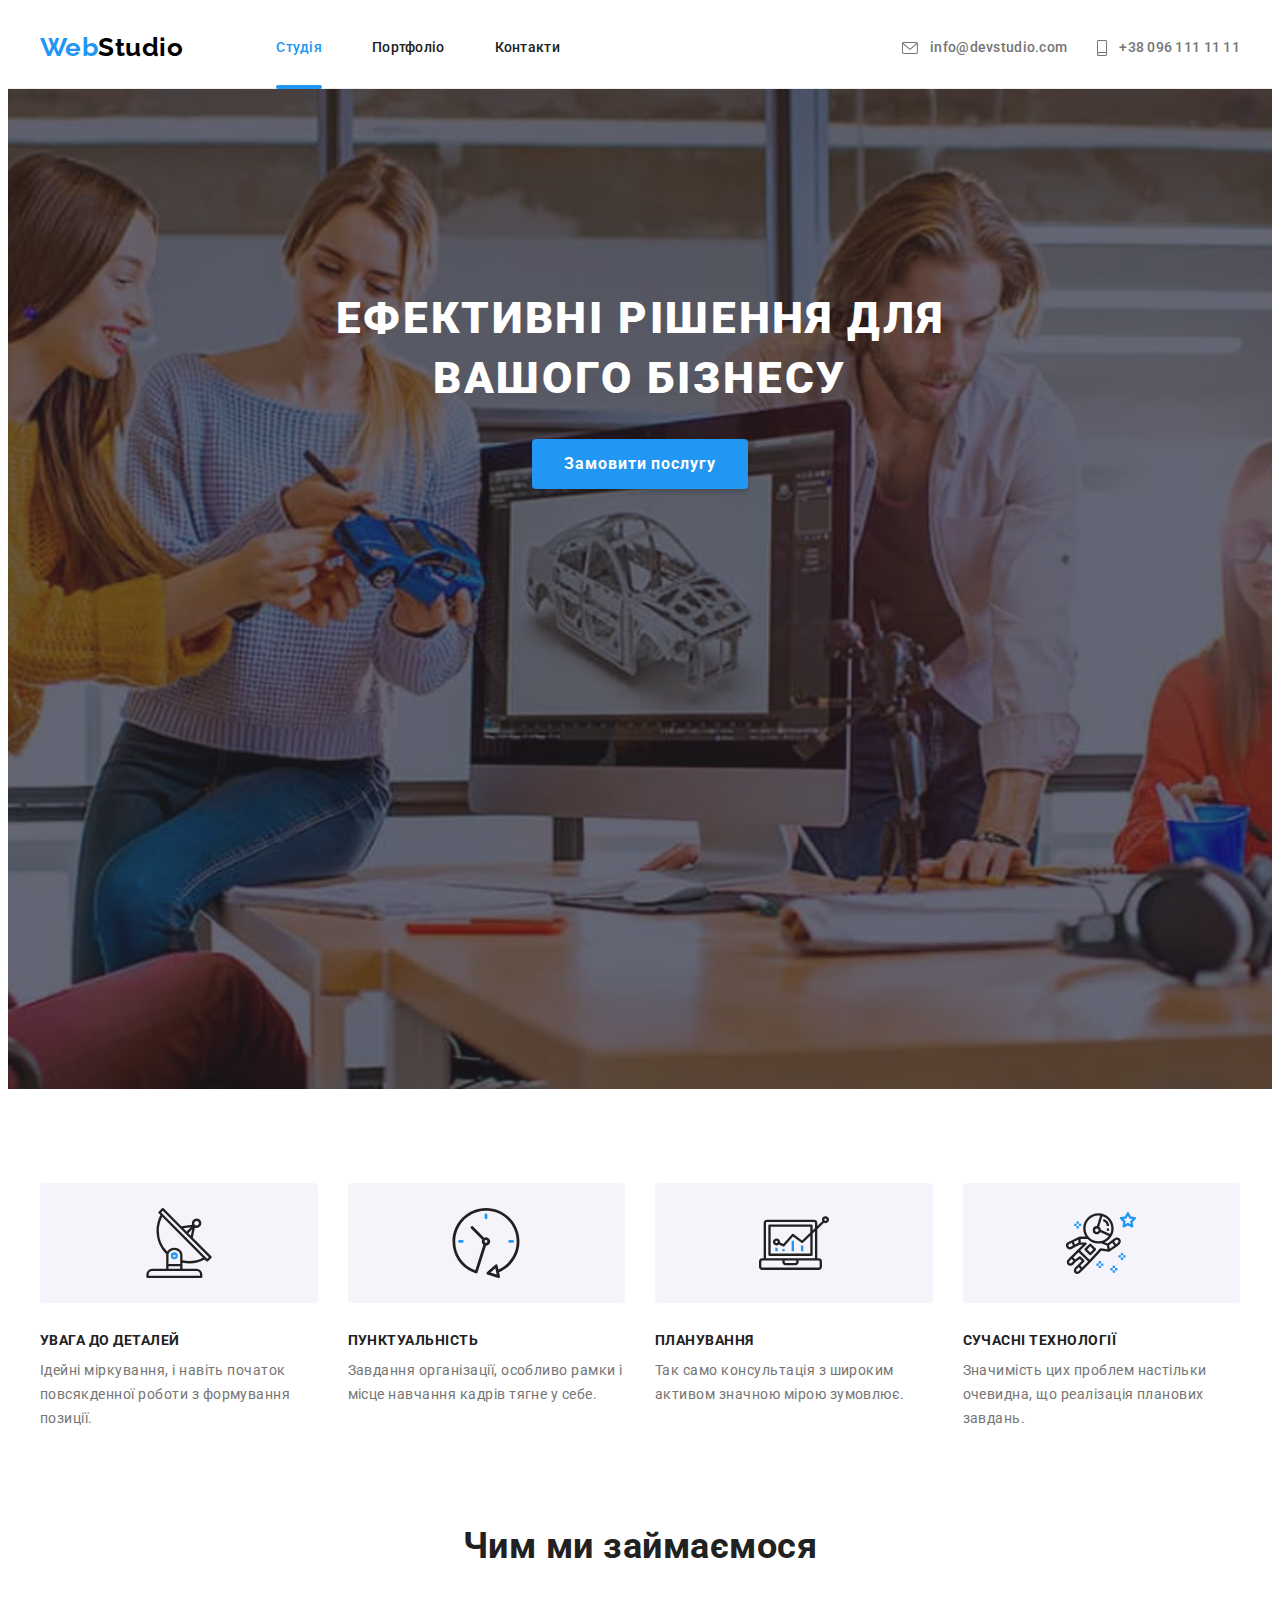
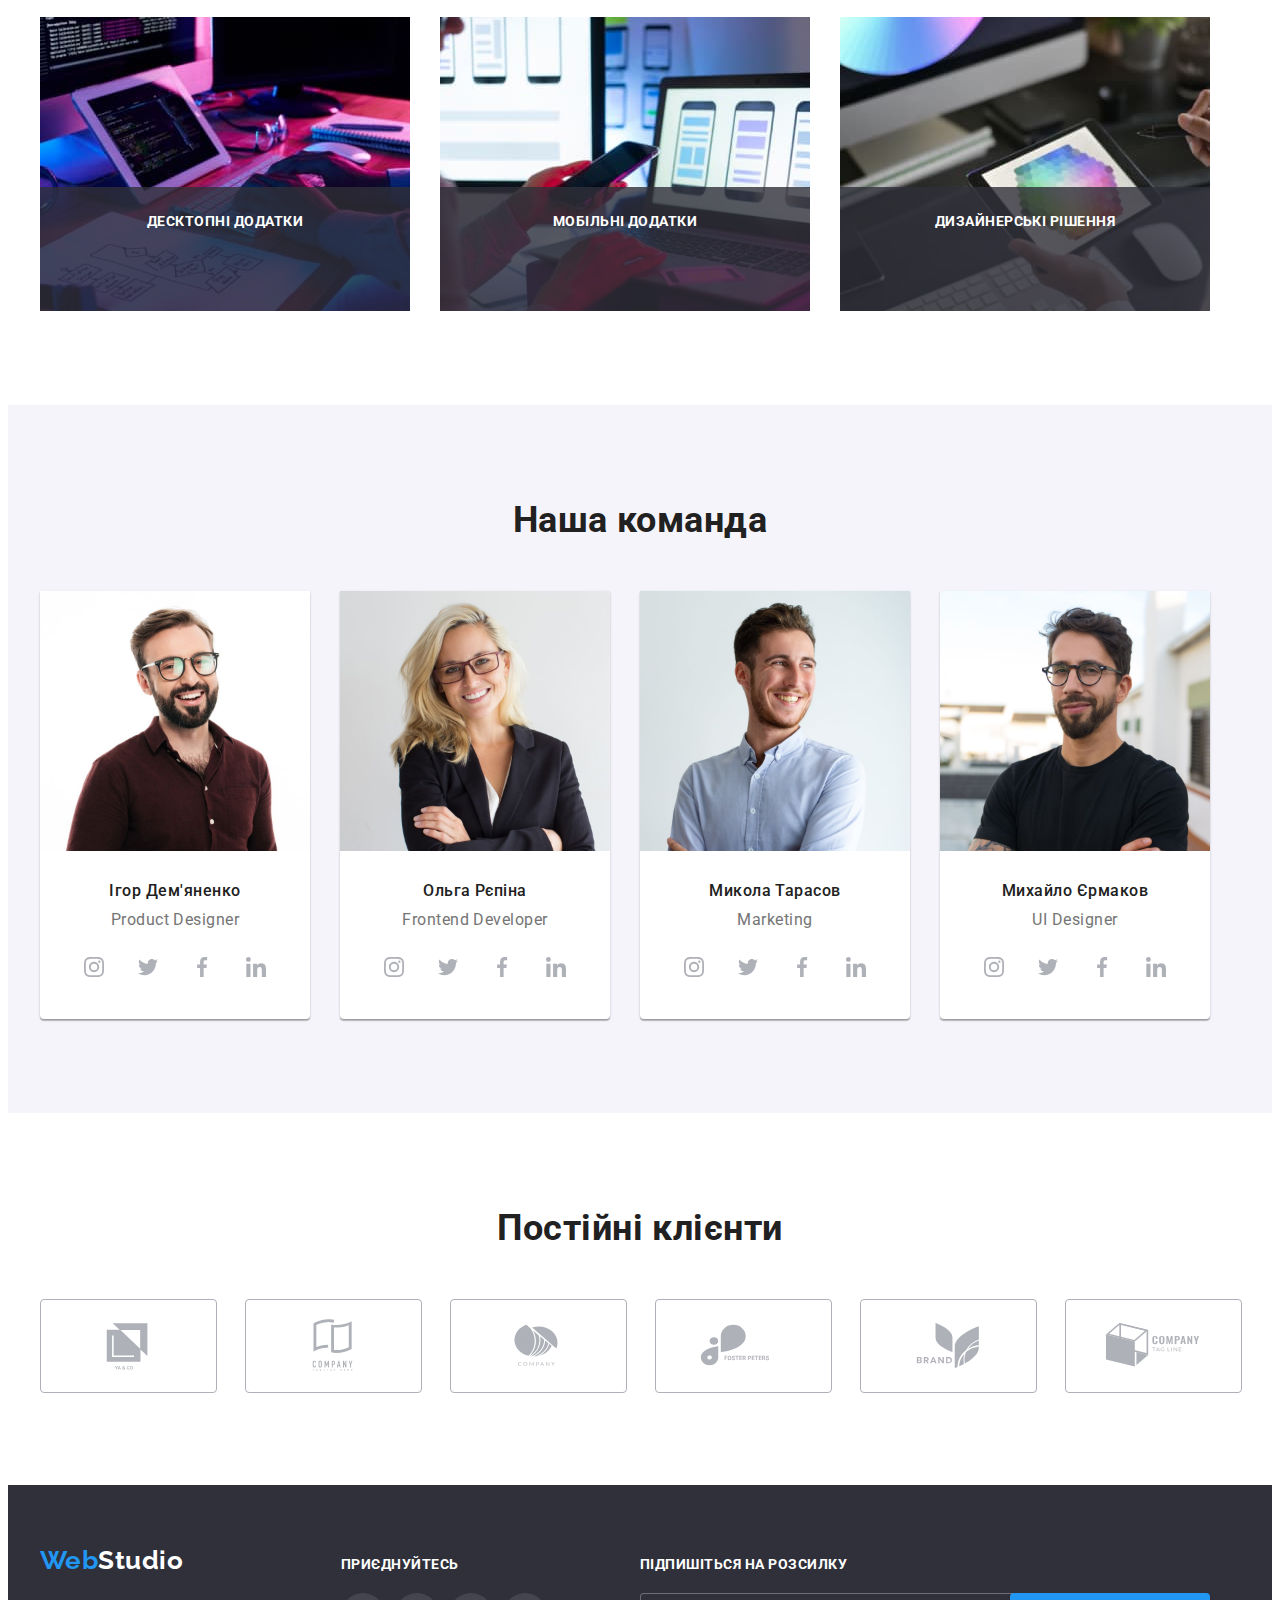
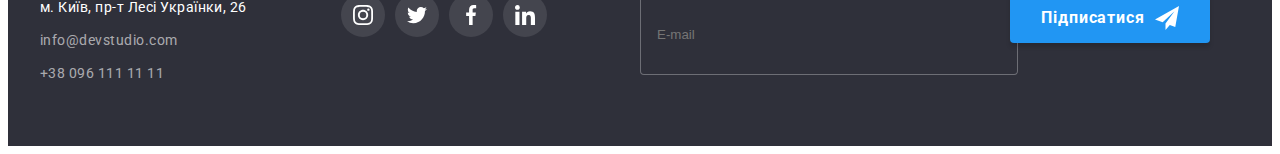
<file: index.html>
<!DOCTYPE html>
<html lang="uk">
  <head>
    <meta charset="UTF-8" />
    <meta http-equiv="X-UA-Compatible" content="IE=edge" />
    <meta name="viewport" content="width=device-width, initial-scale=1.0" />
    <title>WebStudio</title>
    <link rel="preconnect" href="https://fonts.googleapis.com" />
    <link rel="preconnect" href="https://fonts.gstatic.com" crossorigin />
    <link
      href="https://fonts.googleapis.com/css2?family=Raleway:wght@700&family=Roboto:wght@400;500;700;900&display=swap"
      rel="stylesheet"
    />
    <link
      rel="stylesheet"
      href="https://cdnjs.cloudflare.com/ajax/libs/modern-normalize/1.1.0/modern-normalize.min.css"
      integrity="sha512-wpPYUAdjBVSE4KJnH1VR1HeZfpl1ub8YT/NKx4PuQ5NmX2tKuGu6U/JRp5y+Y8XG2tV+wKQpNHVUX03MfMFn9Q=="
      crossorigin="anonymous"
      referrerpolicy="no-referrer"
    />
    <link rel="stylesheet" href="./css/styles.css" />
  </head>
  <body>
    <header class="head">
      <div class="container">
        <a href="./index.html" class="logo"><span class="accent-logo">Web</span>Studio</a>

        <nav class="site-nav">
          <ul class="list">
            <li class="item"><a href="./index.html" class="link current">Студія</a></li>
            <li class="item"><a href="./portfolio.html" class="link">Портфоліо</a></li>
            <li class="item"><a href="" class="link">Контакти</a></li>
          </ul>
        </nav>

        <ul class="contacts list">
          <li class="item">
            <a href="mailto:info@devstudio.com" class="link">
              <svg class="envelope" width="16" height="12">
                <use href="./images/icons.svg#envelope"></use>
              </svg>
              info@devstudio.com</a
            >
          </li>
          <li class="item">
            <a href="tel:+380961111111" class="link">
              <svg class="envelope" width="10" height="16">
                <use href="./images/icons.svg#smartphone"></use>
              </svg>
              +38 096 111 11 11</a
            >
          </li>
        </ul>
      </div>
    </header>

    <main>
      <section class="hero">
        <div class="hero-box">
          <h1 class="hero-title">Ефективні рішення для вашого бізнесу</h1>
        </div>
        <button type="button" class="button-index" data-modal-open>Замовити послугу</button>
      </section>

      <section class="section-features">
        <div class="container">
          <h2 class="section-title visually-hidden">Особливості</h2>
          <ul class="list">
            <li class="item">
              <div class="box">
                <svg class="item-icon" width="70" height="70">
                  <use href="./images/icons.svg#antenna"></use>
                </svg>
              </div>
              <h3 class="title">УВАГА ДО ДЕТАЛЕЙ</h3>
              <p class="text">
                Ідейні міркування, і навіть початок повсякденної роботи з формування позиції.
              </p>
            </li>
            <li class="item">
              <div class="box">
                <svg class="item-icon" width="70" height="70">
                  <use href="./images/icons.svg#clock"></use>
                </svg>
              </div>
              <h3 class="title">ПУНКТУАЛЬНІСТЬ</h3>
              <p class="text">
                Завдання організації, особливо рамки і місце навчання кадрів тягне у себе.
              </p>
            </li>
            <li class="item">
              <div class="box">
                <svg class="item-icon" width="70" height="70">
                  <use href="./images/icons.svg#diagram"></use>
                </svg>
              </div>
              <h3 class="title">ПЛАНУВАННЯ</h3>
              <p class="text">Так само консультація з широким активом значною мірою зумовлює.</p>
            </li>
            <li class="item">
              <div class="box">
                <svg class="item-icon" width="70" height="70">
                  <use href="./images/icons.svg#astronaut"></use>
                </svg>
              </div>
              <h3 class="title">СУЧАСНІ ТЕХНОЛОГІЇ</h3>
              <p class="text">
                Значимість цих проблем настільки очевидна, що реалізація планових завдань.
              </p>
            </li>
          </ul>
        </div>
      </section>

      <section class="section-work">
        <div class="container">
          <h2 class="section-title">Чим ми займаємося</h2>
          <ul class="list">
            <li class="item">
              <img
                class="pic"
                src="./images/img.jpg"
                alt="Десктопні додатки"
                width="370"
                height="294"
              />
              <p class="picture-text">Десктопні додатки</p>
            </li>
            <li class="item">
              <img
                class="pic"
                src="./images/img2.jpg"
                alt="Мобільні додатки"
                width="370"
                height="294"
              />
              <p class="picture-text">Мобільні додатки</p>
            </li>
            <li class="item">
              <img
                class="pic"
                src="./images/img3.jpg"
                alt="Дизайнерські рішення"
                width="370"
                height="294"
              />
              <p class="picture-text">Дизайнерські рішення</p>
            </li>
          </ul>
        </div>
      </section>

      <section class="section-team">
        <div class="container">
          <h2 class="section-title">Наша команда</h2>
          <ul class="list">
            <li class="card">
              <img class="item" src="./images/img4.jpg" alt="фото1" width="270" height="260" />
              <div class="card-text">
                <h3 class="title">Ігор Дем'яненко</h3>
                <p class="post">Product Designer</p>
                <ul class="social list">
                  <li class="social-item">
                    <a href="" class="social-link">
                      <svg class="social-icon" width="20" height="20">
                        <use href="./images/icons.svg#instagram"></use>
                      </svg>
                    </a>
                  </li>
                  <li class="social-item">
                    <a href="" class="social-link">
                      <svg class="social-icon" width="20" height="20">
                        <use href="./images/icons.svg#twitter"></use>
                      </svg>
                    </a>
                  </li>
                  <li class="social-item">
                    <a href="" class="social-link">
                      <svg class="social-icon" width="20" height="20">
                        <use href="./images/icons.svg#facebook"></use>
                      </svg>
                    </a>
                  </li>
                  <li class="social-item">
                    <a href="" class="social-link">
                      <svg class="social-icon" width="20" height="20">
                        <use href="./images/icons.svg#linkedin"></use>
                      </svg>
                    </a>
                  </li>
                </ul>
              </div>
            </li>
            <li class="card">
              <img class="item" src="./images/img5.jpg" alt="фото2" width="270" height="260" />
              <div class="card-text">
                <h3 class="title">Ольга Рєпіна</h3>
                <p class="post">Frontend Developer</p>
                <ul class="social list">
                  <li class="social-item">
                    <a href="" class="social-link">
                      <svg class="social-icon" width="20" height="20">
                        <use href="./images/icons.svg#instagram"></use>
                      </svg>
                    </a>
                  </li>
                  <li class="social-item">
                    <a href="" class="social-link">
                      <svg class="social-icon" width="20" height="20">
                        <use href="./images/icons.svg#twitter"></use>
                      </svg>
                    </a>
                  </li>
                  <li class="social-item">
                    <a href="" class="social-link">
                      <svg class="social-icon" width="20" height="20">
                        <use href="./images/icons.svg#facebook"></use>
                      </svg>
                    </a>
                  </li>
                  <li class="social-item">
                    <a href="" class="social-link">
                      <svg class="social-icon" width="20" height="20">
                        <use href="./images/icons.svg#linkedin"></use>
                      </svg>
                    </a>
                  </li>
                </ul>
              </div>
            </li>
            <li class="card">
              <img class="item" src="./images/img6.jpg" alt="фото3" width="270" height="260" />
              <div class="card-text">
                <h3 class="title">Микола Тарасов</h3>
                <p class="post">Marketing</p>
                <ul class="social list">
                  <li class="social-item">
                    <a href="" class="social-link">
                      <svg class="social-icon" width="20" height="20">
                        <use href="./images/icons.svg#instagram"></use>
                      </svg>
                    </a>
                  </li>
                  <li class="social-item">
                    <a href="" class="social-link">
                      <svg class="social-icon" width="20" height="20">
                        <use href="./images/icons.svg#twitter"></use>
                      </svg>
                    </a>
                  </li>
                  <li class="social-item">
                    <a href="" class="social-link">
                      <svg class="social-icon" width="20" height="20">
                        <use href="./images/icons.svg#facebook"></use>
                      </svg>
                    </a>
                  </li>
                  <li class="social-item">
                    <a href="" class="social-link">
                      <svg class="social-icon" width="20" height="20">
                        <use href="./images/icons.svg#linkedin"></use>
                      </svg>
                    </a>
                  </li>
                </ul>
              </div>
            </li>
            <li class="card">
              <img class="item" src="./images/img7.jpg" alt="фото4" width="270" height="260" />
              <div class="card-text">
                <h3 class="title">Михайло Єрмаков</h3>
                <p class="post">UI Designer</p>
                <ul class="social list">
                  <li class="social-item">
                    <a href="" class="social-link">
                      <svg class="social-icon" width="20" height="20">
                        <use href="./images/icons.svg#instagram"></use>
                      </svg>
                    </a>
                  </li>
                  <li class="social-item">
                    <a href="" class="social-link">
                      <svg class="social-icon" width="20" height="20">
                        <use href="./images/icons.svg#twitter"></use>
                      </svg>
                    </a>
                  </li>
                  <li class="social-item">
                    <a href="" class="social-link">
                      <svg class="social-icon" width="20" height="20">
                        <use href="./images/icons.svg#facebook"></use>
                      </svg>
                    </a>
                  </li>
                  <li class="social-item">
                    <a href="" class="social-link">
                      <svg class="social-icon" width="20" height="20">
                        <use href="./images/icons.svg#linkedin"></use>
                      </svg>
                    </a>
                  </li>
                </ul>
              </div>
            </li>
          </ul>
        </div>
      </section>

      <section class="section-clients">
        <div class="container">
          <h2 class="section-title">Постійні клієнти</h2>
          <ul class="list">
            <li class="item">
              <a href="" class="link-clients">
                <svg class="icon-clients" width="106" height="60">
                  <use href="./images/icons.svg#Logo1"></use>
                </svg>
              </a>
            </li>
            <li class="item">
              <a href="" class="link-clients">
                <svg class="icon-clients" width="106" height="60">
                  <use href="./images/icons.svg#Logo2"></use>
                </svg>
              </a>
            </li>
            <li class="item">
              <a href="" class="link-clients">
                <svg class="icon-clients" width="106" height="60">
                  <use href="./images/icons.svg#Logo3"></use>
                </svg>
              </a>
            </li>
            <li class="item">
              <a href="" class="link-clients">
                <svg class="icon-clients" width="106" height="60">
                  <use href="./images/icons.svg#Logo4"></use>
                </svg>
              </a>
            </li>
            <li class="item">
              <a href="" class="link-clients">
                <svg class="icon-clients" width="106" height="60">
                  <use href="./images/icons.svg#Logo5"></use>
                </svg>
              </a>
            </li>
            <li class="item">
              <a href="" class="link-clients">
                <svg class="icon-clients" width="106" height="60">
                  <use href="./images/icons.svg#Logo6"></use>
                </svg>
              </a>
            </li>
          </ul>
        </div>
      </section>
    </main>

    <footer class="footer">
      <div class="container footer-container">
        <div class="flex-item">
          <a href="./index.html" class="logo"><span class="accent-logo">Web</span>Studio</a>
          <address>
            <ul class="address list">
              <li class="item">
                <a href="https://goo.gl/maps/fQidkygnSuVK8j9cA" class="map"
                  >м. Київ, пр-т Лесі Українки, 26
                </a>
              </li>
              <li class="item">
                <a href="mailto:info@devstudio.com" class="link">info@devstudio.com</a>
              </li>
              <li class="item">
                <a href="tel:+380961111111" class="link">+38 096 111 11 11</a>
              </li>
            </ul>
          </address>
        </div>
        <div class="flex-item">
          <p class="join-title">ПРИЄДНУЙТЕСЬ</p>
          <ul class="list">
            <li class="social-item">
              <a href="" class="social-link" target="_blank" rel="noopener noreferrer nofollow">
                <svg class="social-icon" width="20" height="20">
                  <use href="./images/icons.svg#instagram"></use>
                </svg>
              </a>
            </li>
            <li class="social-item">
              <a href="" class="social-link" target="_blank" rel="noopener noreferrer nofollow">
                <svg class="social-icon" width="20" height="20">
                  <use href="./images/icons.svg#twitter"></use>
                </svg>
              </a>
            </li>
            <li class="social-item">
              <a href="" class="social-link" target="_blank" rel="noopener noreferrer nofollow">
                <svg class="social-icon" width="20" height="20">
                  <use href="./images/icons.svg#facebook"></use>
                </svg>
              </a>
            </li>
            <li class="social-item">
              <a href="" class="social-link" target="_blank" rel="noopener noreferrer nofollow">
                <svg class="social-icon" width="20" height="20">
                  <use href="./images/icons.svg#linkedin"></use>
                </svg>
              </a>
            </li>
          </ul>
        </div>
        <div class="flex-item">
          <p class="join-title">Підпишіться на розсилку</p>
          <form class="footer-form">
            <label class="label">
              <input type="email" name="email" placeholder="E-mail" class="input" />
            </label>
            <button class="button-index" type="submit">
              Підписатися
              <svg class="button-icon" width="24" height="24">
                <use href="./images/icons.svg#send"></use>
              </svg>
            </button>
          </form>
        </div>
      </div>
    </footer>

    <div class="backdrop is-hidden" data-modal>
      <div class="modal">
        <button type="button" class="button" data-modal-close>
          <svg class="close" width="18px" height="18px">
            <use href="./images/icons.svg#close"></use>
          </svg>
        </button>
        <form class="modal-form">
          <p class="form-title">
            <strong>Залиште свої дані, ми вам передзвонимо</strong>
          </p>
          <div class="form-field">
            <label class="modal-label" for="name">Ім'я</label>
            <input class="modal-input" type="text" name="name" id="name" />
            <svg class="input-icon" width="18" height="18">
              <use href="./images/icons.svg#person"></use>
            </svg>
          </div>
          <div class="form-field">
            <label for="tel" class="modal-label">Телефон</label>
            <input class="modal-input" type="tel" name="tel" id="tel" />
            <svg class="input-icon" width="18" height="18">
              <use href="./images/icons.svg#phone"></use>
            </svg>
          </div>
          <div class="form-field">
            <label class="modal-label" for="email">Пошта</label>
            <input class="modal-input" type="email" name="email" id="email" />
            <svg class="input-icon" width="18" height="18">
              <use href="./images/icons.svg#email"></use>
            </svg>
          </div>
          <div class="form-field">
            <label class="modal-label" for="comment">Коментар</label>
            <textarea
              class="textarea"
              name="comment"
              id="comment"
              rows="6"
              placeholder="Введіть текст"
            ></textarea>
          </div>
          <div class="check-field">
            <input class="checkbox" type="checkbox" name="agrement" id="agrement" />
            <label class="modal-label-agreement" for="agrement">
              <svg class="checkbox-icon" width="16" height="15">
                <use href="./images/icons.svg#icon-check"></use>
              </svg>
              Погоджуюся з розсилкою та приймаю
              <a class="check-link" href="">Умови договору</a>
            </label>
          </div>
          <button class="button-index" type="submit">Відправити</button>
        </form>
      </div>
    </div>

    <script src="./js/modal.js"></script>
  </body>
</html>
</file>
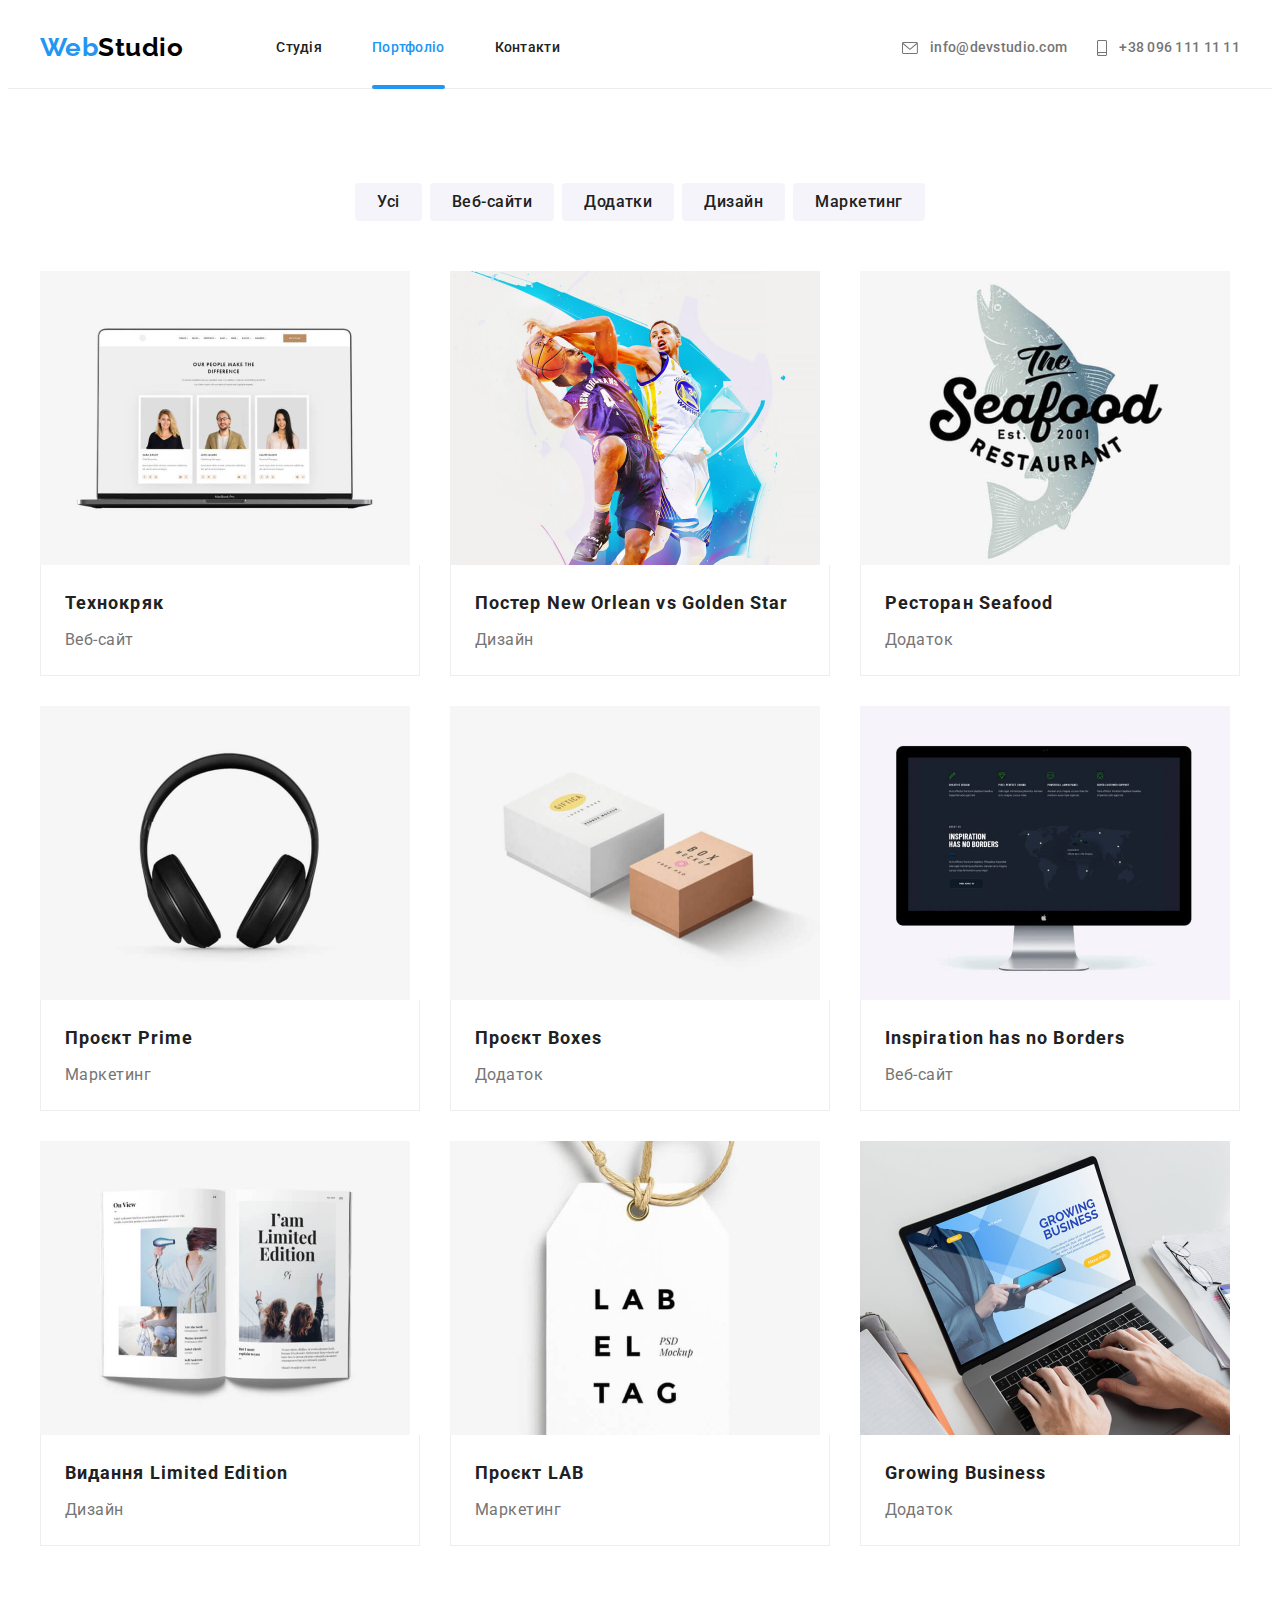
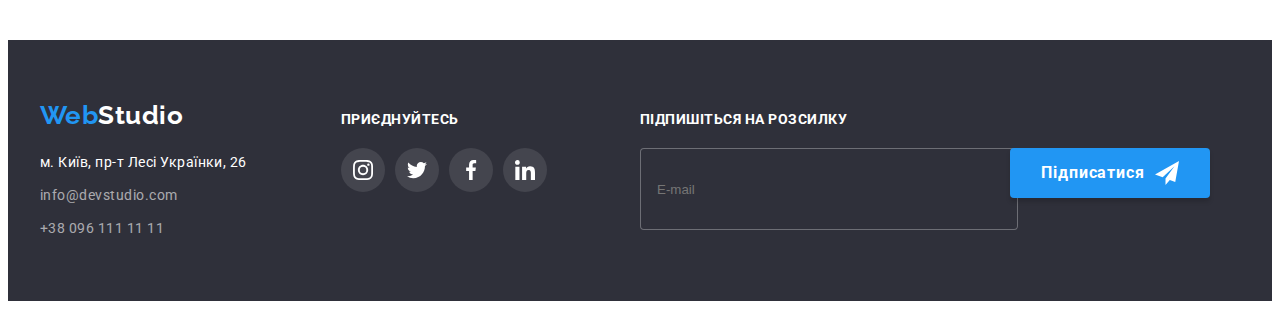
<file: portfolio.html>
<!DOCTYPE html>
<html lang="uk">
  <head>
    <meta charset="UTF-8" />
    <meta http-equiv="X-UA-Compatible" content="IE=edge" />
    <meta name="viewport" content="width=device-width, initial-scale=1.0" />
    <title>WebStudio</title>
    <link rel="preconnect" href="https://fonts.googleapis.com" />
    <link rel="preconnect" href="https://fonts.gstatic.com" crossorigin />
    <link
      href="https://fonts.googleapis.com/css2?family=Raleway:wght@700&family=Roboto:wght@400;500;700;900&display=swap"
      rel="stylesheet"
    />
    <link
      rel="stylesheet"
      href="https://cdnjs.cloudflare.com/ajax/libs/modern-normalize/1.1.0/modern-normalize.min.css"
      integrity="sha512-wpPYUAdjBVSE4KJnH1VR1HeZfpl1ub8YT/NKx4PuQ5NmX2tKuGu6U/JRp5y+Y8XG2tV+wKQpNHVUX03MfMFn9Q=="
      crossorigin="anonymous"
      referrerpolicy="no-referrer"
    />
    <link rel="stylesheet" href="./css/styles.css" />
  </head>
  <body>
    <header class="head">
      <div class="container">
        <a href="./index.html" class="logo"><span class="accent-logo">Web</span>Studio</a>

        <nav class="site-nav">
          <ul class="list">
            <li class="item"><a href="./index.html" class="link">Студія</a></li>
            <li class="item"><a href="./portfolio.html" class="link current">Портфоліо</a></li>
            <li class="item"><a href="" class="link">Контакти</a></li>
          </ul>
        </nav>

        <ul class="contacts list">
          <li class="item">
            <a href="mailto:info@devstudio.com" class="link">
              <svg class="envelope" width="16px" height="12px">
                <use href="./images/icons.svg#envelope"></use>
              </svg>
              info@devstudio.com</a
            >
          </li>
          <li class="item">
            <a href="tel:+380961111111" class="link">
              <svg class="envelope" width="10px" height="16px">
                <use href="./images/icons.svg#smartphone"></use>
              </svg>
              +38 096 111 11 11</a
            >
          </li>
        </ul>
      </div>
    </header>

    <main>
      <section class="section-projects">
        <div class="container">
          <h1 class="section-title visually-hidden">Наші проєкти</h1>

          <ul class="buttons list">
            <li class="item"><button type="button" class="button">Усі</button></li>
            <li class="item"><button type="button" class="button">Веб-сайти</button></li>
            <li class="item"><button type="button" class="button">Додатки</button></li>
            <li class="item"><button type="button" class="button">Дизайн</button></li>
            <li class="item"><button type="button" class="button">Маркетинг</button></li>
          </ul>

          <ul class="flex-container list">
            <li class="flex-item">
              <a href="" class="card-link">
                <div class="box">
                  <img class="pic" src="./images/img8.jpg" alt="фото1" width="370" height="294" />
                  <p class="overlay">
                    Ресурс пропонує комплексні пропозиції з різним рівнем функціоналу та сервісів.
                    Все це дозволить відвідувачу отримати вичерпні відомості про компанію чи
                    приватну особу.
                  </p>
                </div>
                <div class="flex-words">
                  <h2 class="title">Технокряк</h2>
                  <p class="text">Веб-сайт</p>
                </div>
              </a>
            </li>
            <li class="flex-item">
              <a href="" class="card-link">
                <div class="box">
                  <img class="pic" src="./images/img9.jpg" alt="фото2" width="370" height="294" />
                  <p class="overlay">
                    Ресурс пропонує комплексні пропозиції з різним рівнем функціоналу та сервісів.
                    Все це дозволить відвідувачу отримати вичерпні відомості про компанію чи
                    приватну особу.
                  </p>
                </div>
                <div class="flex-words">
                  <h2 class="title">Постер New Orlean vs Golden Star</h2>
                  <p class="text">Дизайн</p>
                </div>
              </a>
            </li>
            <li class="flex-item">
              <a href="" class="card-link">
                <div class="box">
                  <img class="pic" src="./images/img10.jpg" alt="фото3" width="370" height="294" />
                  <p class="overlay">
                    Ресурс пропонує комплексні пропозиції з різним рівнем функціоналу та сервісів.
                    Все це дозволить відвідувачу отримати вичерпні відомості про компанію чи
                    приватну особу.
                  </p>
                </div>
                <div class="flex-words">
                  <h2 class="title">Ресторан Seafood</h2>
                  <p class="text">Додаток</p>
                </div>
              </a>
            </li>
            <li class="flex-item">
              <a href="" class="card-link">
                <div class="box">
                  <img class="pic" src="./images/img11.jpg" alt="фото4" width="370" height="294" />
                  <p class="overlay">
                    Ресурс пропонує комплексні пропозиції з різним рівнем функціоналу та сервісів.
                    Все це дозволить відвідувачу отримати вичерпні відомості про компанію чи
                    приватну особу.
                  </p>
                </div>
                <div class="flex-words">
                  <h2 class="title">Проєкт Prime</h2>
                  <p class="text">Маркетинг</p>
                </div>
              </a>
            </li>
            <li class="flex-item">
              <a href="" class="card-link">
                <div class="box">
                  <img class="pic" src="./images/img12.jpg" alt="фото5" width="370" height="294" />
                  <p class="overlay">
                    Ресурс пропонує комплексні пропозиції з різним рівнем функціоналу та сервісів.
                    Все це дозволить відвідувачу отримати вичерпні відомості про компанію чи
                    приватну особу.
                  </p>
                </div>
                <div class="flex-words">
                  <h2 class="title">Проєкт Boxes</h2>
                  <p class="text">Додаток</p>
                </div>
              </a>
            </li>
            <li class="flex-item">
              <a href="" class="card-link">
                <div class="box">
                  <img class="pic" src="./images/img13.jpg" alt="фото6" width="370" height="294" />
                  <p class="overlay">
                    Ресурс пропонує комплексні пропозиції з різним рівнем функціоналу та сервісів.
                    Все це дозволить відвідувачу отримати вичерпні відомості про компанію чи
                    приватну особу.
                  </p>
                </div>
                <div class="flex-words">
                  <h2 class="title">Inspiration has no Borders</h2>
                  <p class="text">Веб-сайт</p>
                </div>
              </a>
            </li>
            <li class="flex-item">
              <a href="" class="card-link">
                <div class="box">
                  <img class="pic" src="./images/img14.jpg" alt="фото7" width="370" height="294" />
                  <p class="overlay">
                    Ресурс пропонує комплексні пропозиції з різним рівнем функціоналу та сервісів.
                    Все це дозволить відвідувачу отримати вичерпні відомості про компанію чи
                    приватну особу.
                  </p>
                </div>
                <div class="flex-words">
                  <h2 class="title">Видання Limited Edition</h2>
                  <p class="text">Дизайн</p>
                </div>
              </a>
            </li>
            <li class="flex-item">
              <a href="" class="card-link">
                <div class="box">
                  <img class="pic" src="./images/img15.jpg" alt="фото8" width="370" height="294" />
                  <p class="overlay">
                    Ресурс пропонує комплексні пропозиції з різним рівнем функціоналу та сервісів.
                    Все це дозволить відвідувачу отримати вичерпні відомості про компанію чи
                    приватну особу.
                  </p>
                </div>
                <div class="flex-words">
                  <h2 class="title">Проєкт LAB</h2>
                  <p class="text">Маркетинг</p>
                </div>
              </a>
            </li>
            <li class="flex-item">
              <a href="" class="card-link">
                <div class="box">
                  <img class="pic" src="./images/img16.jpg" alt="фото9" width="370" height="294" />
                  <p class="overlay">
                    Ресурс пропонує комплексні пропозиції з різним рівнем функціоналу та сервісів.
                    Все це дозволить відвідувачу отримати вичерпні відомості про компанію чи
                    приватну особу.
                  </p>
                </div>
                <div class="flex-words">
                  <h2 class="title">Growing Business</h2>
                  <p class="text">Додаток</p>
                </div>
              </a>
            </li>
          </ul>
        </div>
      </section>
    </main>

    <footer class="footer">
      <div class="container footer-container">
        <div class="flex-item">
          <a href="./index.html" class="logo"><span class="accent-logo">Web</span>Studio</a>
          <address>
            <ul class="address list">
              <li class="item">
                <a href="https://goo.gl/maps/fQidkygnSuVK8j9cA" class="map"
                  >м. Київ, пр-т Лесі Українки, 26
                </a>
              </li>
              <li class="item">
                <a href="mailto:info@devstudio.com" class="link">info@devstudio.com</a>
              </li>
              <li class="item">
                <a href="tel:+380961111111" class="link">+38 096 111 11 11</a>
              </li>
            </ul>
          </address>
        </div>
        <div class="flex-item">
          <h3 class="join-title">ПРИЄДНУЙТЕСЬ</h3>
          <ul class="list">
            <li class="social-item">
              <a href="" class="social-link" target="_blank" rel="noopener noreferrer nofollow">
                <svg class="social-icon" width="20" height="20">
                  <use href="./images/icons.svg#instagram"></use>
                </svg>
              </a>
            </li>
            <li class="social-item">
              <a href="" class="social-link" target="_blank" rel="noopener noreferrer nofollow">
                <svg class="social-icon" width="20" height="20">
                  <use href="./images/icons.svg#twitter"></use>
                </svg>
              </a>
            </li>
            <li class="social-item">
              <a href="" class="social-link" target="_blank" rel="noopener noreferrer nofollow">
                <svg class="social-icon" width="20" height="20">
                  <use href="./images/icons.svg#facebook"></use>
                </svg>
              </a>
            </li>
            <li class="social-item">
              <a href="" class="social-link" target="_blank" rel="noopener noreferrer nofollow">
                <svg class="social-icon" width="20" height="20">
                  <use href="./images/icons.svg#linkedin"></use>
                </svg>
              </a>
            </li>
          </ul>
        </div>
        <div class="flex-item">
          <h3 class="join-title">Підпишіться на розсилку</h3>
          <form class="footer-form">
            <label class="label">
              <input type="email" name="email" placeholder="E-mail" class="input" />
            </label>
            <button class="button-index" type="submit">
              Підписатися
              <svg class="button-icon" width="24" height="24">
                <use href="./images/icons.svg#send"></use>
              </svg>
            </button>
          </form>
        </div>
      </div>
    </footer>
  </body>
</html>
</file>
<file: css/styles.css>
/* *,
*::before,
*::after {
    box-sizing: border-box;
} */

:root {
    --primery-text-color: #757575;
    --title-text-color: #212121;
    --hero-text-color: #FFFFFF;
    --accent-text-color: #2196F3;
    --logo-text-color: #000000;
    --primery-bg-color: #FFFFFF;
    --hero-bg-color: #2F303A;
    --team-bg-color: #F5F4FA;
    --hero-bg: #C4C4C4;
    --icon-color: #AFB1B8;
}

h1, h2, h3, p, ul {
    margin-top: 0;
    margin-bottom: 0;
}

body {
    color: var(--primery-text-color);
    background-color: var(--primery-bg-color);

    font-family: Roboto, sans-serif;
    letter-spacing: 0.03em;
}

.container {
    width: 1200px;
    padding-left: 15px;
    padding-right: 15px;
    margin-left: auto;
    margin-right: auto;
    /*outline: 2px dashed tomato;*/
}

.visually-hidden {
    position: absolute;
    width: 1px;
    height: 1px;
    margin: -1px;
    border: 0;
    padding: 0;

    white-space: nowrap;
    clip-path: inset(100%);
    clip: rect(0 0 0 0);
    overflow: hidden;
}

/**
  |============================
  | COMMON UL
  |============================
*/

.list {
    list-style: none;
    display: flex;
    flex-wrap: wrap;
    padding-left: 0;
}

/**
  |============================
  | COMMON IMG
  |============================
*/

.section-projects .pic,
.section-work .pic {
    display: block;
    max-width: 100%;
    height: auto;
}


/**
  |============================
  | COMMON MARGINS PADDINGS
  |============================
*/

.section-features,
.section-projects,       
.section-team,
.section-work,
.section-clients {
    padding-bottom: 94px;
    padding-top: 94px;
}

.section-work .section-title,
.section-team .section-title,
.section-clients .section-title {
    margin-bottom: 50px;
}

/**
  |============================
  | COMMON TEXT VALUES
  |============================
*/

.section-title,
.title {
    color: var(--title-text-color)
}

.section-title {
    font-size: 36px;
    line-height: 1.17;
    text-align: center;
}

.section-features .title,
.footer .join-title {
    font-size: 14px;
    line-height: 1.14;
    text-transform: uppercase;

    margin-bottom: 10px;
}

/**
  |============================
  | HEADER
  |============================
*/

.head .container {
    display: flex;
    align-items: center;
}

.head {
    border-bottom: 1px solid #ECECEC;
}

.logo,
.accent-logo {
    font-family: Raleway, sans-serif;
    font-weight: 700;
    font-size: 26px;
    line-height: 1.19;
    text-decoration-line: none;
}

.head .logo {
    color: var(--logo-text-color);
    padding-top: 24px;
    padding-bottom: 25px;
}

.accent-logo {
    color: var(--accent-text-color);
}

.site-nav,
.contacts {
    font-weight: 500;
    font-size: 14px;
    line-height: 1.14;
    letter-spacing: 0.02em;
}

.site-nav {
    margin-left: 93px;
}

.site-nav .item:not(:last-child) {
    margin-right: 50px;
}

.site-nav .link {
    color: var(--title-text-color);
    text-decoration-line: none;
    
    display: block;
    padding-top: 32px;
    padding-bottom: 32px;

    position: relative;
}

.site-nav .link.current {
    color: var(--accent-text-color);
}

.site-nav .link.current::after {
    content: '';
    display: block;
    position: absolute;
    width: 100%;
    height: 4px;
    background-color: var(--accent-text-color);
    border-radius: 2px;
    bottom: -1px;
    left: 0;
}

.contacts {
    margin-left: auto;
}

.contacts .item+.item {
    margin-left: 30px;
}

.contacts .link {
    color: var(--primery-text-color);
    text-decoration-line: none;

    display: flex;
    align-items: center;
    padding-top: 32px;
    padding-bottom: 32px;
    gap: 12px;
}

.envelope {
    fill: currentColor;
}

.link {
    transition-property: color;
    transition-duration: 250ms;
    transition-timing-function: cubic-bezier(0.4, 0, 0.2, 1);
}

.link:hover,
.link:focus {
    color: var(--accent-text-color);
}

/**
  |============================
  | HERO
  |============================
*/

.hero {
    color: var(--hero-text-color);
    text-align: center;
    background-color: var(--hero-bg);
    padding-top: 200px;
    padding-bottom: 200px;

    max-width: 1600px;
    height: 600px;
    margin-left: auto;
    margin-right: auto;
    background-image: linear-gradient(
        rgba(47, 48, 58, 0.4),
        rgba(47, 48, 58, 0.4)
        ), url(../images/Img17.jpg);
    background-repeat: no-repeat;
    background-position: center;
    background-size: cover;
    }

.hero-title {
    font-weight: 900;
    font-size: 44px;
    line-height: 1.36;
    letter-spacing: 0.06em;
    text-transform: uppercase;
    
    margin-bottom: 30px;
}

.hero-box {
    width: 696px;
    margin-left: auto;
    margin-right: auto; 
}

.button-index {
    color: var(--hero-text-color);
    background-color: var(--accent-text-color);
    border-color: var(--accent-text-color);
    border-radius: 4px;

    font-weight: 700;
    font-size: 16px;
    line-height: 1.88;
    letter-spacing: 0.06em;
    font-family: inherit;
    cursor: pointer;

    height: 50px;
    min-width: 216px;
    box-shadow: 0px 4px 4px rgba(0, 0, 0, 0.15);
    border-style: none;

    transition-property: background-color, border-color;
    transition-duration: 250ms;
    transition-timing-function: cubic-bezier(0.4, 0, 0.2, 1);
}

.button-index:hover,
.button-index:focus {
    background-color: #188CE8;
    border-color: #188CE8;
}

/**
  |============================
  | FEATURES
  |============================
*/

.section-features .item {
    width: calc((100% - 90px) / 4);
    margin-right: 30px;
}

.section-features .item:nth-child(4) {
    margin-right: 0;
}

.section-features .box {
    display: flex;
    width: 100%;
    height: 120px;
    justify-content: center;
    align-items: center;
    background-color: var(--team-bg-color);
    border-radius: 4px;
    margin-bottom: 30px;
}

.section-features .text {
    font-weight: 400;
    font-size: 14px;
    line-height: 1.71;
}

/**
  |============================
  | WORK
  |============================
*/

.section-work {
    padding-top: 0;
}

.section-work .list {
    gap: 30px;
}

/* .section-work .item:not(:last-child) {
    margin-right: 30px;
} */

.section-work .item {
    position: relative;
}

.section-work .picture-text {
    font-weight: 700;
    font-size: 14px;
    line-height: 1.14;
    text-align: center;
    text-transform: uppercase;
    color: var(--hero-text-color);

    position: absolute;
    background-color: rgba(47, 48, 58, 0.8);
    bottom: 0;
    width: 100%;
    height: 70px;
    padding-bottom: 27px;
    padding-top: 27px;
}

/**
  |============================
  | TEAM
  |============================
*/

.section-team {
    background-color: var(--team-bg-color);
}

.section-team .card {
    background: var(--hero-text-color);
    box-shadow: 0px 1px 3px rgba(0, 0, 0, 0.12), 0px 1px 1px rgba(0, 0, 0, 0.14), 0px 2px 1px rgba(0, 0, 0, 0.2);
    border-radius: 0px 0px 4px 4px;
    width: 270px;
}

.section-team .card:not(:last-child) {
    margin-right: 30px;
}

.section-team .item {
    display: block;
    max-width: 100%;
    height: auto;
}

.section-team .card-text {
    padding-top: 30px;
    padding-bottom: 30px;
    padding-left: 32px;
    padding-right: 32px;
}

.section-team .title {
    font-weight: 500;
    font-size: 16px;
    line-height: 1.19;
    text-align: center;

    margin-bottom: 10px;
}

.section-team .post {
    font-weight: 400;
    font-size: 16px;
    line-height: 1.19;
    text-align: center;
}

.section-team .social {
    margin-top: 16px;
}

.social-item + .social-item {
    margin-left: 10px;
}

.section-team .social-link {
    display: inline-flex;
    color: var(--icon-color);
    width: 44px;
    height: 44px;
    align-items: center;
    justify-content: center;
    background-color: var(--primery-bg-color);
    border-radius: 50%;

    transition-property: color, background-color;
    transition-duration: 250ms;
    transition-timing-function: cubic-bezier(0.4, 0, 0.2, 1);
}

.section-team .social-link:hover,
.section-team .social-link:focus {
    color: var(--hero-text-color);
    background-color: var(--accent-text-color);
}

.section-team .social-icon {
    fill: currentColor;
}

/**
  |============================
  | CLIENTS
  |============================
*/

.section-clients .list {
    gap: 30px;
}

.section-clients .item {
    width: calc((100% - 150px) / 6);
    height: 92px;
}

.section-clients .link-clients {
    color: var(--icon-color);
    
    display: flex;
    width: 100%;
    height: 100%;
    border: 1px solid;
    border-radius: 4px;
    justify-content: center;
    align-items: center;

    transition-property: color;
    transition-duration: 250ms;
    transition-timing-function: cubic-bezier(0.4, 0, 0.2, 1);
}

.section-clients .link-clients:hover,
.section-clients .link-clients:focus {
    color: var(--accent-text-color);
}

.section-clients .icon-clients {
    fill: currentColor;
}

/**
  |============================
  | PROJECTS
  |============================
*/

.section-projects .buttons {
    margin-bottom: 50px;
    justify-content: center;
}

.section-projects .item+.item {
    margin-left: 8px;
}

.section-projects .button {
    color: var(--title-text-color);
    background-color: var(--team-bg-color);

    font-weight: 500;
    font-size: 16px;
    line-height: 1.62;
    text-align: center;
    font-family: inherit;
    letter-spacing: inherit;
    cursor: pointer;

    border-radius: 4px;
    padding-top: 6px;
    padding-bottom: 6px;
    padding-left: 22px;
    padding-right: 22px;
    border-style: none;

    transition-property: background-color, color,
        box-shadow;
    transition-duration: 250ms;
    transition-timing-function: cubic-bezier(0.4, 0, 0.2, 1);
}

.section-projects .button:hover,
.section-projects .button:focus {
    color: var(--hero-text-color);
    background-color: #2196F3;
    box-shadow: 0px 3px 1px rgba(0, 0, 0, 0.1),
        0px 1px 2px rgba(0, 0, 0, 0.08),
        0px 2px 2px rgba(0, 0, 0, 0.12);
}

.section-projects .flex-container {
    gap: 30px
}

.section-projects .flex-item {
    background: var(--primery-bg-color);
    width: calc((100% - 60px) / 3);
}

.section-projects .card-link {
    text-decoration: none;
    color: inherit;
    display: block;

    transition-property: box-shadow;
    transition-duration: 250ms;
    transition-timing-function: cubic-bezier(0.4, 0, 0.2, 1);
}

.section-projects .card-link:hover,
.section-projects .card-link:focus {
    box-shadow: 0px 1px 1px rgba(0, 0, 0, 0.12),
        0px 4px 4px rgba(0, 0, 0, 0.06),
        1px 4px 6px rgba(0, 0, 0, 0.16);
}

.section-projects .box {
    position: relative;
    overflow: hidden;
}

.section-projects .overlay {
    font-weight: 400;
    font-size: 18px;
    line-height: 1.56;
    color: var(--hero-text-color);
    background-color: rgba(33, 150, 243, 0.9);

    display: block;
    padding-top: 63px;
    padding-bottom: 63px;
    padding-left: 24px;
    padding-right: 24px;

    position: absolute;
    bottom: 0;
    right: 0;
    width: 100%;
    height: 100%;

    transform: translateY(100%);
    transition-property: transform;
    transition-duration: 250ms;
    transition-timing-function: cubic-bezier(0.4, 0, 0.2, 1);
}

.section-projects .card-link:hover .overlay,
.section-projects .card-link:focus .overlay {
    transform: translateY(0);
}

.section-projects .flex-words {
    padding-left: 24px;
    padding-right: 24px;
    padding-top: 20px;
    padding-bottom: 20px;
    border-left: 1px solid #EEEEEE;
    border-right: 1px solid #EEEEEE;
    border-bottom: 1px solid #EEEEEE;
}

.section-projects .title {
    font-size: 18px;
    line-height: 2;
    letter-spacing: 0.06em;
    
    min-width: 322px;
    margin-bottom: 4px;
}

.section-projects .text {
    font-weight: 400;
    font-size: 16px;
    line-height: 1.88;
}

/**
  |============================
  | FOOTER
  |============================
*/

.footer {
    background-color: var(--hero-bg-color);
    padding-top: 60px;
    padding-bottom: 60px;
}

.footer-container {
    display: flex;
    align-items: baseline;
}

.footer .flex-item:nth-child(2) {
    margin-left: 70px;
}

.footer .flex-item:nth-child(3) {
    margin-left: 93px;
}

.footer .logo {
    color: var(--hero-text-color);

    display: block;
    margin-bottom: 20px;
}

.footer .address {
    font-style: normal;
    font-weight: 400;
    font-size: 14px;
    line-height: 1.71;
    
    display: block;
    min-width: 231px;
    padding-right: auto;
}

.footer .item:not(:last-child) {
    margin-bottom: 9px;
}

.footer .link {
    color: rgba(255, 255, 255, 0.6);
    text-decoration-line: none;
    
    transition-property: color;
    transition-duration: 250ms;
    transition-timing-function: cubic-bezier(0.4, 0, 0.2, 1);
}

.footer .map {
    color: var(--hero-text-color);
    text-decoration-line: none;
    
    transition-property: color;
    transition-duration: 250ms;
    transition-timing-function: cubic-bezier(0.4, 0, 0.2, 1);
}

.footer .link:hover,
.footer .link:focus,
.footer .map:hover,
.footer .map:focus {
    color: var(--accent-text-color);
}

.footer .join-title {
    font-weight: 700;
    color: var(--hero-text-color);
    margin-bottom: 20px;
}

.footer .social-link {
    display: flex;
    color: var(--primery-bg-color);
    background-color: rgba(255, 255, 255, 0.1);

    width: 44px;
    height: 44px;
    border-radius: 50%;
    align-items: center;
    justify-content: center;

    transition-property: color;
    transition-duration: 250ms;
    transition-timing-function: cubic-bezier(0.4, 0, 0.2, 1);
}

.footer .social-link:hover,
.footer .social-link:focus {
    background-color: var(--accent-text-color);
}

.footer .social-icon {
    fill: currentColor;
}

.footer-form {
    display: flex;
    gap: 12px;
}

.footer .label {
    min-width: 358px;
    height: 50px;
}

.footer .input {
    width: 100%;
    height: 100%;
    padding-left: 16px;
    padding-bottom: 15px;
    padding-top: 15px;
    color: rgba(255, 255, 255, 0.6);
    background-color: var(--hero-bg-color);
    border: 1px solid rgba(255, 255, 255, 0.3);
    border-radius: 4px;
}

.footer .button-index {
    display: flex;
    align-items: center;
    justify-content: center;
    min-width: 200px;
}

.footer .button-icon {
    fill: currentColor;
    margin-left: 10px;
}

/**
  |============================
  | BACKDROP-MODAL
  |============================
*/

.backdrop {
    position: fixed;
    top: 0;
    left: 0;

    width: 100%;
    height: 100%;

    background-color: rgba(0, 0, 0, 0.2);
    backdrop-filter: blur(2px);

    transition-property: opacity, translateX(-100%);
    transition-duration: 300ms;
    transition-timing-function: linear;
    
}

.backdrop.is-hidden {
    opacity: 0;
    pointer-events: none;
    visibility: hidden;
}

.modal {
    position: absolute;
    top: 50%;
    left: 50%;
    transform: translate(-50%, -50%);
    
    width: 528px;
    min-height: 581px;
    padding-top: 40px;
    padding-right: 40px;
    padding-left: 40px;
    padding-bottom: 40px;

    background: #FFFFFF;
    box-shadow: 0px 1px 3px rgba(0, 0, 0, 0.12), 0px 1px 1px rgba(0, 0, 0, 0.14), 0px 2px 1px rgba(0, 0, 0, 0.2);
    border-radius: 4px;
}

.backdrop .button {
    position: absolute;
    top: 8px;
    right: 8px;
    
    background-color: var(--primery-bg-color);
    width: 30px;
    height: 30px;
    border: 1px solid rgba(0, 0, 0, 0.1);
    border-radius: 50%;
    color: var(--logo-text-color);
    
    display: inline-flex;
    align-items: center;
    justify-content: center;
    cursor: pointer;

    transition-property: fill;
    transition-duration: 250ms;
    transition-timing-function: cubic-bezier(0.4, 0, 0.2, 1);
}

.close {
    fill: currentColor;
}

.backdrop .button:hover,
.backdrop .button:focus {
    color: var(--accent-text-color);
}

.form-title {
    font-size: 20px;
    line-height: 1.15;
    text-align: center;
    color: var(--title-text-color);
    margin-bottom: 12px;
}

.form-field {
    position: relative;
    display: flex;
    flex-direction: column;
    gap: 4px;
    color: var(--title-text-color);
}

.form-field:nth-child(-n+4) {
    margin-bottom: 10px;
}

.modal-label,
.textarea::placeholder {
    color: var(--primery-text-color);
    font-size: 12px;
    line-height: 1.17;
    letter-spacing: 0.01em; 
}

.modal-input {
    padding-top: 10px;
    padding-bottom: 10px;
    padding-left: 42px;
    border: 1px solid rgba(33, 33, 33, 0.2);
    border-radius: 4px;
    outline-offset: -1px;
    outline: 1px solid transparent;
    cursor: pointer;

    transition-property: outline;
    transition-duration: 250ms;
    transition-timing-function: cubic-bezier(0.4, 0, 0.2, 1);
}

.input-icon {
    position: absolute;
    left: 12px;
    bottom: 11px;
    fill: currentColor;

    transition-property: fill;
    transition-duration: 250ms;
    transition-timing-function: cubic-bezier(0.4, 0, 0.2, 1);
}

.modal-input:focus,
.textarea:focus {
    outline: 1px solid var(--accent-text-color);
}

.modal-input:focus + .input-icon {
    fill: var(--accent-text-color);
}

.textarea::placeholder {
    color: rgba(117, 117, 117, 0.5);
    
}

.textarea {
    padding-top: 12px;
    padding-bottom: 12px;
    padding-left: 16px;
    padding-right: 16px;
    border: 1px solid rgba(33, 33, 33, 0.2);
    border-radius: 4px;
    outline-offset: -1px;
    outline: 1px solid transparent;
    resize: none;
    
    transition-property: outline;
    transition-duration: 250ms;
    transition-timing-function: cubic-bezier(0.4, 0, 0.2, 1);
}

.check-field {
    margin-top: 20px;
    margin-bottom: 30px;
}

.checkbox {
    appearance: none;
    position: absolute; 
}

.checkbox-icon {
    border: 2px solid var(--title-text-color);
    border-radius: 2px;
        
    transition-property: background-color, border-color;
    transition-duration: 250ms;
    transition-timing-function: cubic-bezier(0.4, 0, 0.2, 1);
}

.checkbox:checked + .modal-label-agreement .checkbox-icon {
    background-color: var(--accent-text-color);
    border-color: transparent;
}

.modal-label-agreement {
    display: flex;
    gap: 9px;
    align-items: center;
    justify-content: center;
    font-weight: 400;
    font-size: 14px;
    line-height: 1.7;
}

.check-link {
    color: var(--accent-text-color);
}

.modal-form .button-index {
    min-width: 200px;
    display: block;
    margin-right: auto;
    margin-left: auto;
}
</file>
